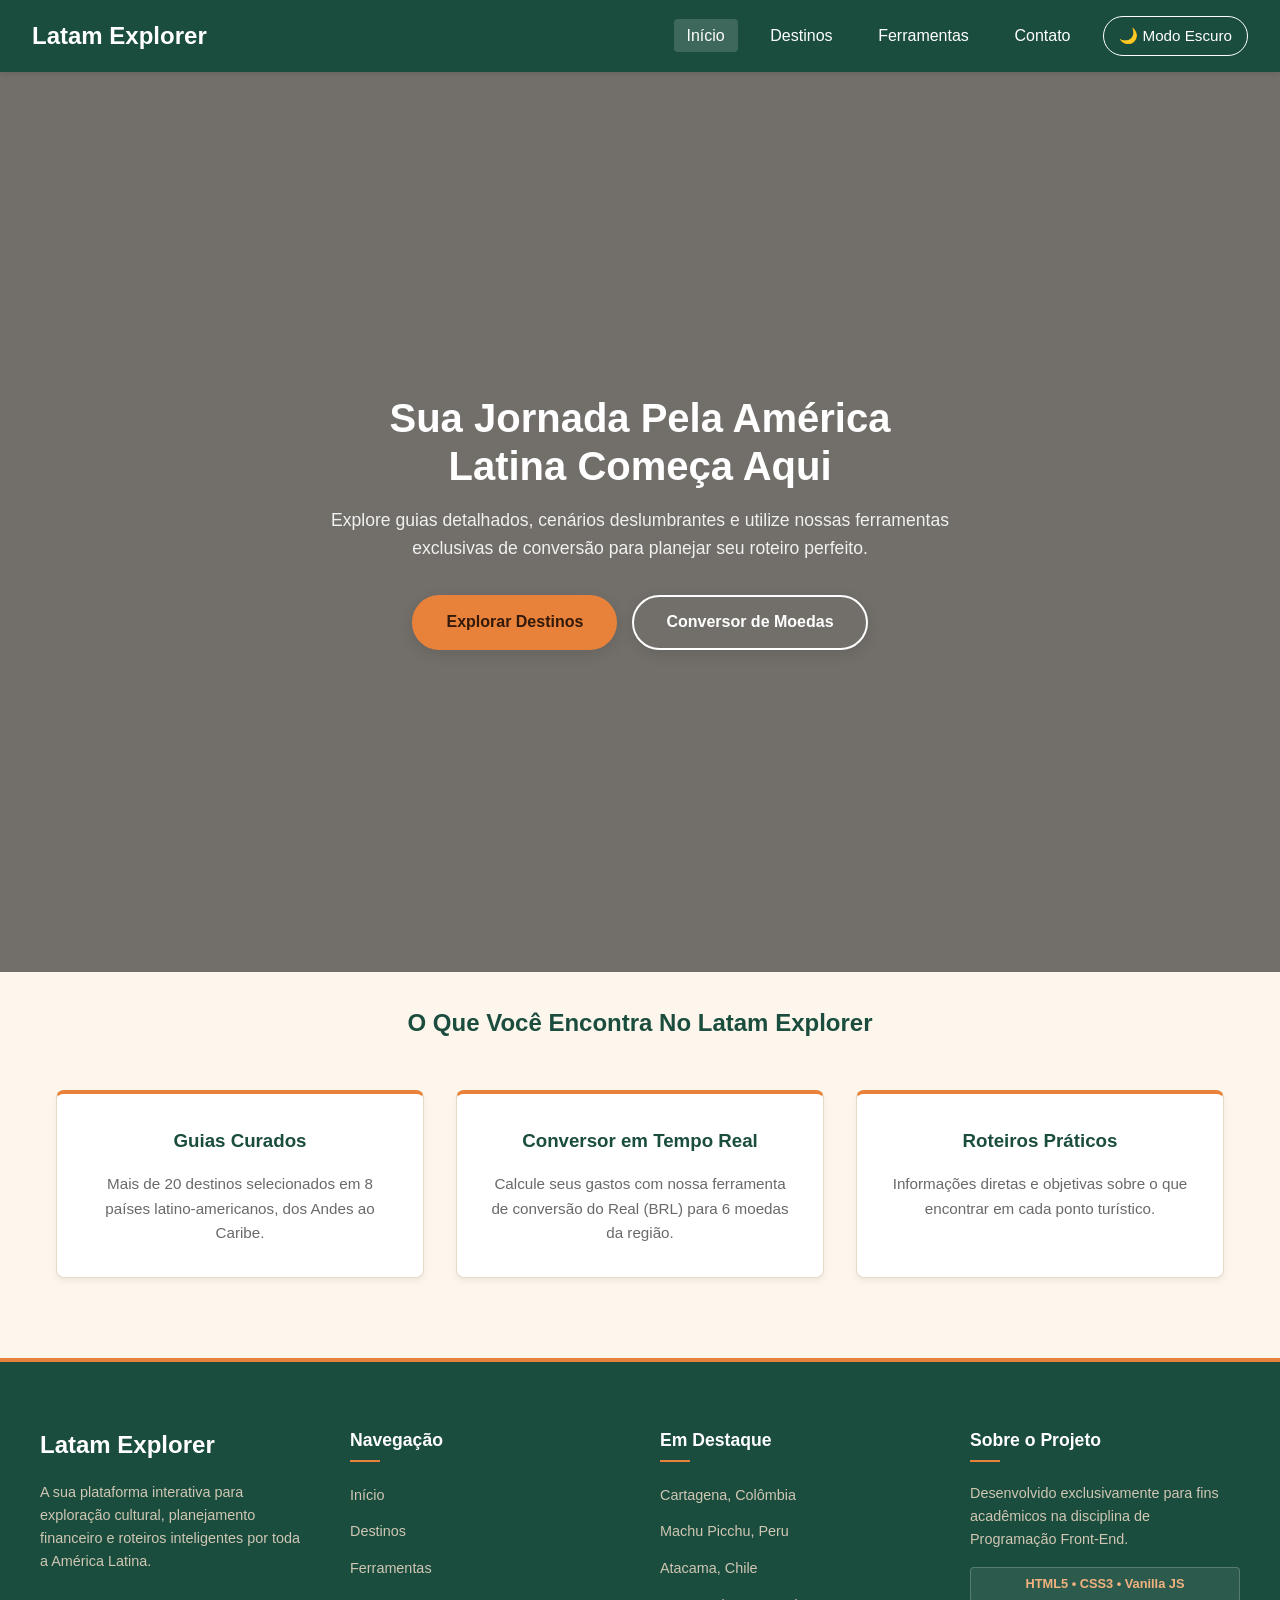
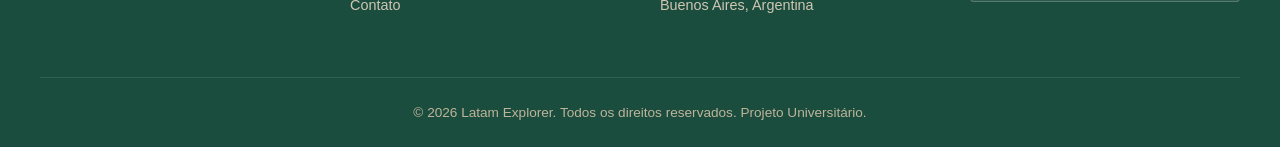
<file: index.html>
<!DOCTYPE html>
<html lang="pt-BR">

<head>
    <meta charset="UTF-8">
    <meta name="viewport" content="width=device-width, initial-scale=1.0">
    <meta name="description"
        content="Latam Explorer - A sua plataforma completa para descobrir destinos inacreditáveis, guias de viagem e utilitários financeiros para toda a América Latina.">
    <title>Latam Explorer</title>
    <link rel="stylesheet" href="css/style.css">
</head>

<body>
    <header class="navbar">
        <a href="index.html" class="logo">Latam Explorer</a>

        <nav id="menu" class="menu-lateral">
            <ul>
                <li><a href="index.html" class="ativo">Início</a></li>
                <li><a href="destinos.html">Destinos</a></li>
                <li><a href="ferramentas.html">Ferramentas</a></li>
                <li><a href="contato.html">Contato</a></li>
                <li class="menu-item-tema"><button id="btn-theme">🌙 Modo Escuro</button></li>
            </ul>
        </nav>

        <button id="btn-mobile" aria-label="Abrir Menu">☰</button>
    </header>

    <main>
        <section class="hero-section">
            <div class="hero-content">
                <h1>Sua Jornada Pela América Latina Começa Aqui</h1>
                <p>Explore guias detalhados, cenários deslumbrantes e utilize nossas ferramentas exclusivas de conversão
                    para planejar seu roteiro perfeito.</p>

                <div class="hero-buttons">
                    <a href="destinos.html" class="btn btn-primary">Explorar Destinos</a>
                    <a href="ferramentas.html" class="btn btn-secondary">Conversor de Moedas</a>
                </div>
            </div>
        </section>

        <section class="features container">
            <h2 class="section-title">O Que Você Encontra No Latam Explorer</h2>
            <div class="grid-features">
                <div class="feature-card">
                    <h3>Guias Curados</h3>
                    <p>Mais de 20 destinos selecionados em 8 países latino-americanos, dos Andes ao Caribe.</p>
                </div>
                <div class="feature-card">
                    <h3>Conversor em Tempo Real</h3>
                    <p>Calcule seus gastos com nossa ferramenta de conversão do Real (BRL) para 6 moedas da região.</p>
                </div>
                <div class="feature-card">
                    <h3>Roteiros Práticos</h3>
                    <p>Informações diretas e objetivas sobre o que encontrar em cada ponto turístico.</p>
                </div>
            </div>
        </section>
    </main>

    <footer class="footer-moderno">
        <div class="footer-container">
            <div class="footer-col">
                <span class="footer-logo">Latam Explorer</span>
                <p>A sua plataforma interativa para exploração cultural, planejamento financeiro e roteiros inteligentes
                    por toda a América Latina.</p>
            </div>

            <div class="footer-col">
                <h4>Navegação</h4>
                <ul>
                    <li><a href="index.html">Início</a></li>
                    <li><a href="destinos.html">Destinos</a></li>
                    <li><a href="ferramentas.html">Ferramentas</a></li>
                    <li><a href="contato.html">Contato</a></li>
                </ul>
            </div>

            <div class="footer-col">
                <h4>Em Destaque</h4>
                <ul>
                    <li><a href="destinos.html">Cartagena, Colômbia</a></li>
                    <li><a href="destinos.html">Machu Picchu, Peru</a></li>
                    <li><a href="destinos.html">Atacama, Chile</a></li>
                    <li><a href="destinos.html">Buenos Aires, Argentina</a></li>
                </ul>
            </div>

            <div class="footer-col">
                <h4>Sobre o Projeto</h4>
                <p>Desenvolvido exclusivamente para fins acadêmicos na disciplina de Programação Front-End.</p>
                <span class="tech-badge">HTML5 • CSS3 • Vanilla JS</span>
            </div>
        </div>

        <div class="footer-bottom">
            <p>&copy; 2026 Latam Explorer. Todos os direitos reservados. Projeto Universitário.</p>
        </div>
    </footer>

    <script type="module" src="js/main.js"></script>
</body>

</html>
</file>
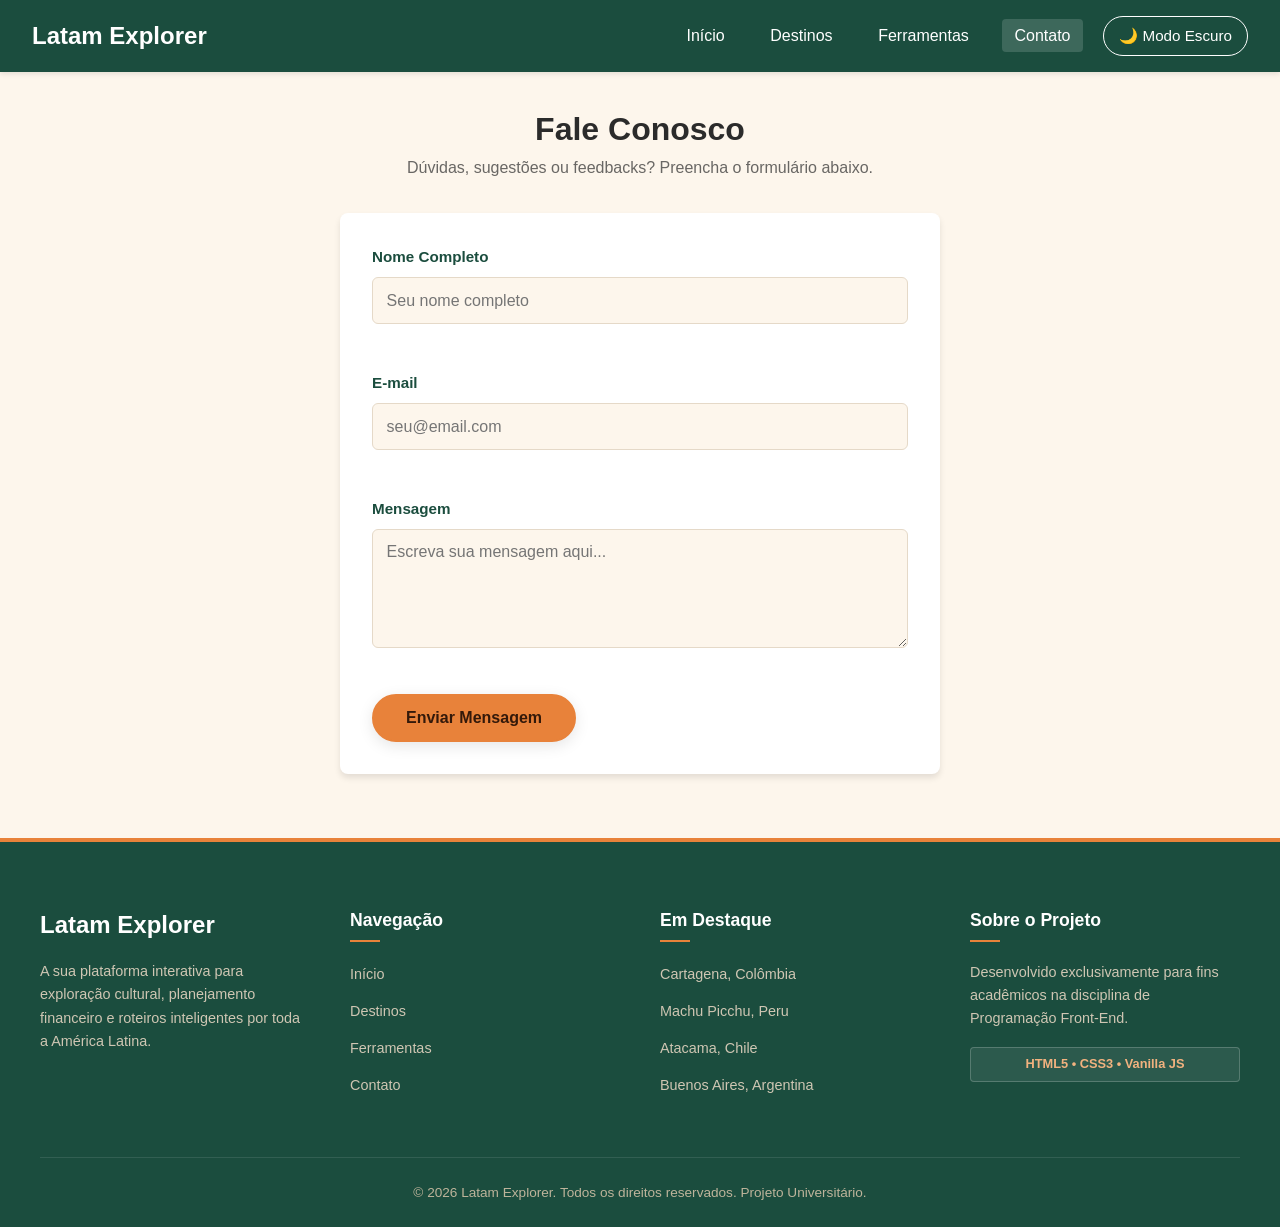
<file: contato.html>
<!DOCTYPE html>
<html lang="pt-BR">

<head>
    <meta charset="UTF-8">
    <meta name="viewport" content="width=device-width, initial-scale=1.0">
    <meta name="description" content="Entre em contato com o Latam Explorer.">
    <title>Latam Explorer</title>
    <link rel="stylesheet" href="css/style.css">
</head>

<body>
    <header class="navbar">
        <a href="index.html" class="logo">Latam Explorer</a>

        <nav id="menu" class="menu-lateral">
            <ul>
                <li><a href="index.html">Início</a></li>
                <li><a href="destinos.html">Destinos</a></li>
                <li><a href="ferramentas.html">Ferramentas</a></li>
                <li><a href="contato.html" class="ativo">Contato</a></li>
                <li class="menu-item-tema"><button id="btn-theme">🌙 Modo Escuro</button></li>
            </ul>
        </nav>

        <button id="btn-mobile" aria-label="Abrir Menu">☰</button>
    </header>

    <main class="container">
        <div class="page-header">
            <h1>Fale Conosco</h1>
            <p class="subtitulo">Dúvidas, sugestões ou feedbacks? Preencha o formulário abaixo.</p>
        </div>

        <section class="contato-form">
            <form id="formContato">
                <div class="form-group">
                    <label for="nome">Nome Completo</label>
                    <input type="text" id="nome" name="nome" placeholder="Seu nome completo">
                    <span class="erro" id="erro-nome"></span>
                </div>

                <div class="form-group">
                    <label for="email">E-mail</label>
                    <input type="email" id="email" name="email" placeholder="seu@email.com">
                    <span class="erro" id="erro-email"></span>
                </div>

                <div class="form-group">
                    <label for="mensagem">Mensagem</label>
                    <textarea id="mensagem" name="mensagem" rows="5"
                        placeholder="Escreva sua mensagem aqui..."></textarea>
                    <span class="erro" id="erro-mensagem"></span>
                </div>

                <button type="submit" class="btn btn-primary">Enviar Mensagem</button>

                <!-- Mensagem de sucesso controlada via JS -->
                <p id="sucesso-msg" class="sucesso-msg"> Mensagem enviada com sucesso!</p>
            </form>
        </section>
    </main>

    <footer class="footer-moderno">
        <div class="footer-container">
            <div class="footer-col">
                <span class="footer-logo">Latam Explorer</span>
                <p>A sua plataforma interativa para exploração cultural, planejamento financeiro e roteiros inteligentes
                    por toda a América Latina.</p>
            </div>

            <div class="footer-col">
                <h4>Navegação</h4>
                <ul>
                    <li><a href="index.html">Início</a></li>
                    <li><a href="destinos.html">Destinos</a></li>
                    <li><a href="ferramentas.html">Ferramentas</a></li>
                    <li><a href="contato.html">Contato</a></li>
                </ul>
            </div>

            <div class="footer-col">
                <h4>Em Destaque</h4>
                <ul>
                    <li><a href="destinos.html">Cartagena, Colômbia</a></li>
                    <li><a href="destinos.html">Machu Picchu, Peru</a></li>
                    <li><a href="destinos.html">Atacama, Chile</a></li>
                    <li><a href="destinos.html">Buenos Aires, Argentina</a></li>
                </ul>
            </div>

            <div class="footer-col">
                <h4>Sobre o Projeto</h4>
                <p>Desenvolvido exclusivamente para fins acadêmicos na disciplina de Programação Front-End.</p>
                <span class="tech-badge">HTML5 • CSS3 • Vanilla JS</span>
            </div>
        </div>

        <div class="footer-bottom">
            <p>&copy; 2026 Latam Explorer. Todos os direitos reservados. Projeto Universitário.</p>
        </div>
    </footer>

    <script type="module" src="js/main.js"></script>
</body>

</html>
</file>
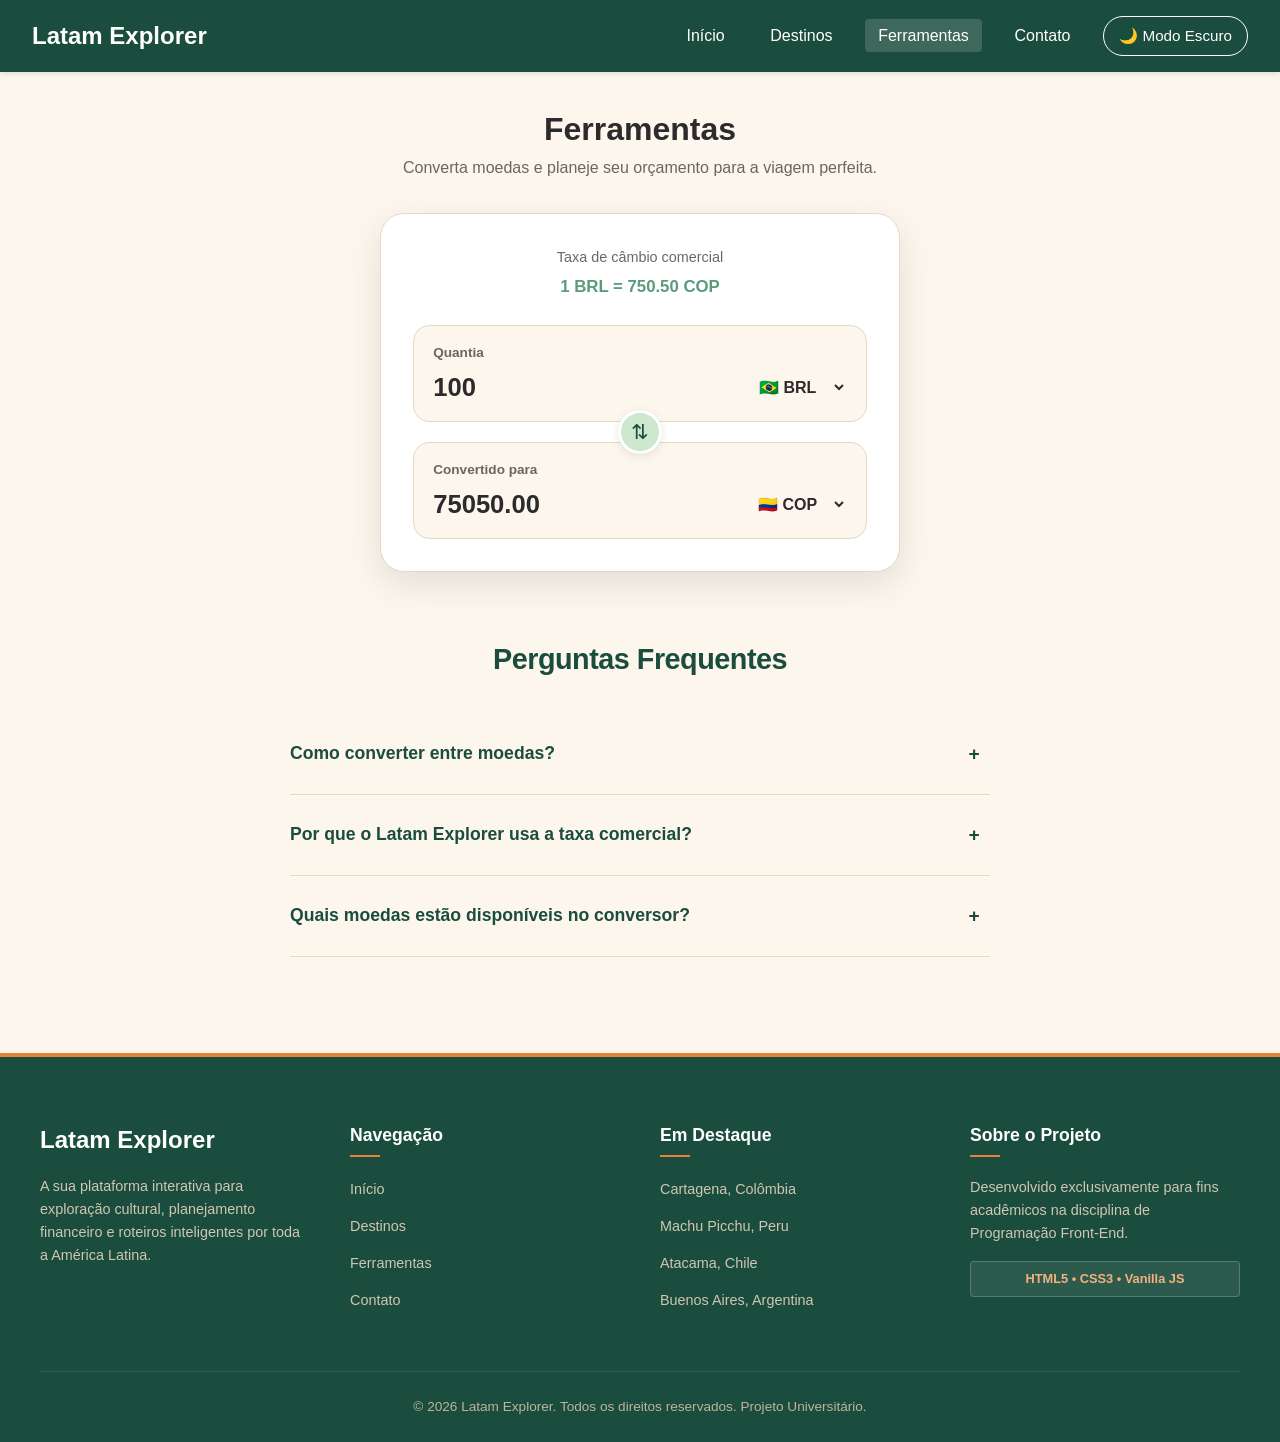
<file: ferramentas.html>
<!DOCTYPE html>
<html lang="pt-BR">

<head>
    <meta charset="UTF-8">
    <meta name="viewport" content="width=device-width, initial-scale=1.0">
    <meta name="description"
        content="Latam Explorer - Descubra roteiros, cultura e ferramentas de viagens pela América Latina.">
    <title>Latam Explorer</title>
    <link rel="stylesheet" href="css/style.css">
</head>

<body>
    <header class="navbar">
        <a href="index.html" class="logo">Latam Explorer</a>

        <nav id="menu" class="menu-lateral">
            <ul>
                <li><a href="index.html">Início</a></li>
                <li><a href="destinos.html">Destinos</a></li>
                <li><a href="ferramentas.html" class="ativo">Ferramentas</a></li>
                <li><a href="contato.html">Contato</a></li>
                <li class="menu-item-tema"><button id="btn-theme">🌙 Modo Escuro</button></li>
            </ul>
        </nav>

        <button id="btn-mobile" aria-label="Abrir Menu">☰</button>
    </header>

    <main class="container">
        <div class="page-header">
            <h1>Ferramentas</h1>
            <p class="subtitulo">Converta moedas e planeje seu orçamento para a viagem perfeita.</p>
        </div>

        <!-- Card do Conversor -->
        <section class="card-ferramenta-moderno">
            <div class="taxa-info">
                <span>Taxa de câmbio comercial</span>
                <p id="label-taxa">Carregando taxa...</p>
            </div>

            <div class="input-moeda-box">
                <label for="valorOrigem">Quantia</label>
                <div class="input-wrapper">
                    <input type="number" id="valorOrigem" value="100" min="0" step="0.01">
                    <select id="moedaOrigem">
                        <option value="BRL" selected>🇧🇷 BRL</option>
                        <option value="USD">🇺🇸 USD</option>
                        <option value="EUR">🇪🇺 EUR</option>
                    </select>
                </div>
            </div>

            <div class="btn-inverter-wrapper">
                <button id="btn-inverter" class="btn-inverter" aria-label="Inverter moedas">⇅</button>
            </div>

            <div class="input-moeda-box">
                <label for="valorDestino">Convertido para</label>
                <div class="input-wrapper">
                    <input type="text" id="valorDestino" readonly>
                    <select id="moedaDestino">
                        <option value="ARS">🇦🇷 ARS</option>
                        <option value="CLP">🇨🇱 CLP</option>
                        <option value="COP" selected>🇨🇴 COP</option>
                        <option value="MXN">🇲🇽 MXN</option>
                        <option value="PEN">🇵🇪 PEN</option>
                        <option value="UYU">🇺🇾 UYU</option>
                    </select>
                </div>
            </div>
        </section>

        <!-- Seção FAQ -->
        <section class="faq-container">
            <h2>Perguntas Frequentes</h2>

            <div class="faq-item">
                <button class="faq-pergunta" aria-expanded="false">
                    <span>Como converter entre moedas?</span>
                    <span class="faq-icone">+</span>
                </button>
                <div class="faq-resposta">
                    <p>Digite o valor no campo "Quantia", escolha a moeda de origem e selecione para qual moeda
                        latino-americana deseja converter. O resultado aparecerá instantaneamente.</p>
                </div>
            </div>

            <div class="faq-item">
                <button class="faq-pergunta" aria-expanded="false">
                    <span>Por que o Latam Explorer usa a taxa comercial?</span>
                    <span class="faq-icone">+</span>
                </button>
                <div class="faq-resposta">
                    <p>A taxa comercial é o ponto de referência do mercado financeiro sem margens ocultas ou taxas de
                        corretagem, permitindo que você planeje o orçamento real da sua viagem com maior precisão.</p>
                </div>
            </div>

            <div class="faq-item">
                <button class="faq-pergunta" aria-expanded="false">
                    <span>Quais moedas estão disponíveis no conversor?</span>
                    <span class="faq-icone">+</span>
                </button>
                <div class="faq-resposta">
                    <p>Atualmente focamos nas principais moedas da América Latina: Real Brasileiro (BRL), Peso
                        Colombiano (COP), Peso Argentino (ARS), Peso Chileno (CLP), Peso Mexicano (MXN), Sol Peruano
                        (PEN) e Peso Uruguaio (UYU), além do Dólar e Euro como referência.</p>
                </div>
            </div>
        </section>
    </main>

    <footer class="footer-moderno">
        <div class="footer-container">
            <div class="footer-col">
                <span class="footer-logo">Latam Explorer</span>
                <p>A sua plataforma interativa para exploração cultural, planejamento financeiro e roteiros inteligentes
                    por toda a América Latina.</p>
            </div>

            <div class="footer-col">
                <h4>Navegação</h4>
                <ul>
                    <li><a href="index.html">Início</a></li>
                    <li><a href="destinos.html">Destinos</a></li>
                    <li><a href="ferramentas.html">Ferramentas</a></li>
                    <li><a href="contato.html">Contato</a></li>
                </ul>
            </div>

            <div class="footer-col">
                <h4>Em Destaque</h4>
                <ul>
                    <li><a href="destinos.html">Cartagena, Colômbia</a></li>
                    <li><a href="destinos.html">Machu Picchu, Peru</a></li>
                    <li><a href="destinos.html">Atacama, Chile</a></li>
                    <li><a href="destinos.html">Buenos Aires, Argentina</a></li>
                </ul>
            </div>

            <div class="footer-col">
                <h4>Sobre o Projeto</h4>
                <p>Desenvolvido exclusivamente para fins acadêmicos na disciplina de Programação Front-End.</p>
                <span class="tech-badge">HTML5 • CSS3 • Vanilla JS</span>
            </div>
        </div>

        <div class="footer-bottom">
            <p>&copy; 2026 Latam Explorer. Todos os direitos reservados. Projeto Universitário.</p>
        </div>
    </footer>

    <script type="module" src="js/main.js"></script>
</body>

</html>
</file>
<file: css/style.css>
/* ==========================================================================
   1. VARIÁVEIS E TEMA (DARK MODE)
   ========================================================================== */
:root {
    --primary-color: #1b4d3e;
    /* verde-selva profundo */
    --secondary-color: #e8823a;
    /* terracota / pôr-do-sol */
    --bg-light: #fdf6ec;
    /* areia quente */
    --text-dark: #2b2b2b;
    --card-bg: #ffffff;
    --border-color: #e5d9c8;
    /* Tons derivados para TEXTO (contraste AA >= 4.5:1 por tema) */
    --primary-text: #1b4d3e;
    /* títulos/rotulos sobre fundos claros */
    --accent-text: #a04b10;
    /* terracota-escuro p/ texto pequeno sobre card */
}

[data-theme="dark"] {
    /* fundo escuro quente (marrom/verde dessaturado), texto em tom areia */
    --bg-light: #15130f;
    --text-dark: #ece3d1;
    --card-bg: #221e17;
    --border-color: #3d372c;
    --primary-text: #a9d3bd;
    --accent-text: #e8823a;
}


/* ==========================================================================
   2. BASE E LAYOUT GERAL
   ========================================================================== */
* {
    margin: 0;
    padding: 0;
    box-sizing: border-box;
}

body {
    display: flex;
    flex-direction: column;
    min-height: 100vh;
    font-family: 'Segoe UI', Tahoma, Geneva, Verdana, sans-serif;
    background-color: var(--bg-light);
    color: var(--text-dark);
    line-height: 1.6;
    transition: background-color 0.3s ease, color 0.3s ease;
}

main {
    flex-grow: 1;
}

/* --- Header / Navbar --- */
/* Cobre tanto <header> quanto <header class="navbar"> */
header,
.navbar {
    position: relative;
    z-index: 1100;
    background-color: var(--primary-color);
    color: white;
    padding: 1rem 2rem;
    display: flex;
    justify-content: space-between;
    align-items: center;
    box-shadow: 0 2px 5px rgba(0, 0, 0, 0.1);
}

.page-header {
    text-align: center;
    margin: 0 auto 2rem auto;
    max-width: 800px;
}

/* --- Logo --- */
.logo {
    font-size: 1.5rem;
    font-weight: bold;
    color: white;
    text-decoration: none;
}

/* --- Nav Desktop --- */
nav ul {
    list-style: none;
    display: flex;
    gap: 20px;
    margin: 0;
    padding: 0;
    align-items: center;
}

nav a {
    color: white;
    text-decoration: none;
    font-weight: 500;
    padding: 0.5rem 0.8rem;
    border-radius: 4px;
    transition: background-color 0.3s ease;
}

nav a:hover,
nav a.ativo {
    background-color: rgba(255, 255, 255, 0.15);
}

/* --- Botão Mobile (hamburguer) --- */
/* Oculto no desktop, visivel so no mobile */
#btn-mobile {
    display: none;
    background: none;
    color: white;
    border: none;
    font-size: 1.8rem;
    cursor: pointer;
    z-index: 1200;
}

/* --- Menu de Navegação --- */
/* Desktop: horizontal dentro do header (usa as regras "nav ul"/"nav a" acima).
   Mobile: vira gaveta lateral no @media (max-width: 768px). */
.menu-lateral {
    display: flex;
    align-items: center;
}

/* --- Botao de Tema --- */
.menu-item-tema {
    margin: 0;
    padding: 0;
    border: none;
}

#btn-theme {
    width: auto;
    background: transparent;
    border: 1px solid white;
    color: white;
    padding: 10px 15px;
    border-radius: 25px;
    cursor: pointer;
    font-size: 0.95rem;
    font-family: inherit;
    transition: background 0.3s, color 0.3s;
}

#btn-theme:hover {
    background: white;
    color: var(--primary-color);
}

/* --- Container Geral --- */
.container {
    max-width: 1200px;
    /* width explícita: como filho flex do body com margin auto, o container
       encolheria para o conteúdo (stretch não se aplica com margem auto) */
    width: 100%;
    margin: 0 auto;
    padding: 2rem 1rem;
}

.subtitulo {
    margin-bottom: 2rem;
    color: var(--text-dark);
    opacity: 0.7;
}


/* ==========================================================================
   3. HERO
   ========================================================================== */
.hero {
    background: linear-gradient(rgba(27, 77, 62, 0.7), rgba(27, 77, 62, 0.7)),
        url('../assets/hero-bg.jpg') center / cover no-repeat;
    color: white;
    text-align: center;
    padding: 6rem 1rem;
    display: flex;
    justify-content: center;
    align-items: center;
    min-height: 60vh;
}

/* BUG CORRIGIDO: URL da OpenAI substituida por Unsplash (funciona sem login) */
.hero-section {
    background-image: url('https://images.unsplash.com/photo-1483729558449-99ef09a8c325?w=1600&auto=format&fit=crop');
    background-size: cover;
    background-position: center;
    background-repeat: no-repeat;
    background-attachment: fixed;
    background-blend-mode: overlay;
    background-color: rgba(0, 0, 0, 0.55);
    min-height: 100vh;
    display: flex;
    flex-direction: column;
    justify-content: center;
    align-items: center;
    color: white;
    padding: 2rem;
    text-align: center;
}

.hero-content {
    max-width: 620px;
    margin: 0 auto;
}

.hero-content h1,
.hero h1 {
    font-size: 2.5rem;
    margin-bottom: 1rem;
    line-height: 1.2;
}

.hero-content p,
.hero p {
    font-size: 1.1rem;
    margin-bottom: 2rem;
    opacity: 0.9;
}

.hero-buttons {
    display: flex;
    gap: 15px;
    justify-content: center;
    flex-wrap: wrap;
}


/* ==========================================================================
   4. BOTOES
   ========================================================================== */
.btn {
    display: inline-block;
    padding: 0.8rem 2rem;
    border-radius: 30px;
    text-decoration: none;
    font-weight: bold;
    transition: all 0.3s ease;
    cursor: pointer;
    border: 2px solid transparent;
    box-shadow: 0 4px 15px rgba(0, 0, 0, 0.1);
    font-size: 1rem;
    font-family: inherit;
}

.btn-primary {
    background-color: var(--secondary-color);
    /* texto escuro: branco sobre a terracota reprova AA (2.7:1); este dá 6.0:1 */
    color: #33190a;
    border-color: var(--secondary-color);
}

.btn-primary:hover {
    background-color: #d9722a;
    border-color: #d9722a;
    transform: scale(1.05);
}

.btn-secondary {
    background-color: transparent;
    border-color: white;
    color: white;
}

.btn-secondary:hover {
    background-color: white;
    color: var(--primary-color);
}


/* ==========================================================================
   5. FEATURES / PAGINA INICIAL
   ========================================================================== */
.section-title {
    text-align: center;
    margin-bottom: 3rem;
    color: var(--primary-text);
}

.grid-features {
    display: grid;
    grid-template-columns: repeat(auto-fit, minmax(250px, 1fr));
    gap: 2rem;
    padding-bottom: 3rem;
}

.feature-card {
    background-color: var(--card-bg);
    border: 1px solid var(--border-color);
    padding: 2rem;
    border-radius: 8px;
    text-align: center;
    box-shadow: 0 4px 6px rgba(0, 0, 0, 0.05);
    border-top: 4px solid var(--secondary-color);
}

.feature-card h3 {
    margin-bottom: 1rem;
    color: var(--primary-text);
}

.feature-card p {
    color: var(--text-dark);
    font-size: 0.95rem;
    opacity: 0.7;
}


/* ==========================================================================
   6. DESTINOS
   ========================================================================== */

/* --- Busca --- */
.busca-container {
    max-width: 500px;
    margin: 0 auto 1.5rem auto;
}

.busca-container input {
    width: 100%;
    padding: 0.8rem 1.2rem;
    border-radius: 25px;
    border: 1px solid var(--border-color);
    background: var(--card-bg);
    color: var(--text-dark);
    font-size: 1rem;
    font-family: inherit;
    outline: none;
    transition: border-color 0.3s ease, box-shadow 0.3s ease;
}

.busca-container input:focus {
    border-color: var(--secondary-color);
    box-shadow: 0 0 0 3px rgba(232, 130, 58, 0.18);
}

/* --- Filtros por Pais --- */
.filtros-container {
    display: flex;
    flex-wrap: wrap;
    gap: 10px;
    margin-bottom: 2rem;
    justify-content: center;
}

.btn-filtro {
    background-color: var(--card-bg);
    color: var(--primary-text);
    border: 2px solid var(--primary-text);
    padding: 0.5rem 1rem;
    border-radius: 20px;
    cursor: pointer;
    font-weight: 600;
    font-size: 0.9rem;
    font-family: inherit;
    transition: all 0.3s ease;
}

.btn-filtro:hover,
.btn-filtro.active {
    background-color: var(--primary-color);
    color: white;
}

/* --- Grid de Destinos --- */
.grid-destinos {
    display: grid;
    grid-template-columns: repeat(auto-fit, minmax(240px, 1fr));
    gap: 2rem;
    padding: 2rem 0;
}

.grid-vazio {
    grid-column: 1 / -1;
    text-align: center;
    padding: 3rem 0;
    color: var(--text-dark);
    opacity: 0.6;
    font-size: 1rem;
}

/* --- Cards de Destinos --- */
.card {
    background: var(--card-bg);
    border-radius: 8px;
    overflow: hidden;
    box-shadow: 0 4px 8px rgba(0, 0, 0, 0.1);
    transition: transform 0.3s ease;
    display: flex;
    flex-direction: column;
}

.card:hover {
    transform: translateY(-5px);
}

.card-img {
    width: 100%;
    height: 200px;
    object-fit: cover;
    background-color: #e5d9c8;
    display: block;
}

.card-content {
    padding: 1.5rem;
    display: flex;
    flex-direction: column;
    flex-grow: 1;
}

.card-pais {
    display: inline-block;
    font-size: 0.8rem;
    font-weight: bold;
    color: var(--accent-text);
    margin-bottom: 0.4rem;
    text-transform: uppercase;
    letter-spacing: 0.04em;
}

.card-content h3 {
    margin-bottom: 0.5rem;
    color: var(--primary-text);
    font-size: 1.1rem;
}

.card-content p {
    margin-bottom: 1.5rem;
    font-size: 0.95rem;
    color: var(--text-dark);
    opacity: 0.7;
    flex-grow: 1;
    line-height: 1.5;
}

.btn-link {
    text-decoration: none;
    color: var(--accent-text);
    font-weight: bold;
    align-self: flex-start;
}


/* ==========================================================================
   7. MODAL / LIGHTBOX
   ========================================================================== */
.modal-overlay {
    position: fixed;
    top: 0;
    left: 0;
    width: 100%;
    height: 100%;
    background: rgba(0, 0, 0, 0.7);
    display: none;
    justify-content: center;
    align-items: center;
    z-index: 2000;
    padding: 1rem;
}

.modal-overlay.active {
    display: flex;
}

.modal-content {
    background-color: var(--card-bg);
    color: var(--text-dark);
    max-width: 500px;
    width: 100%;
    border-radius: 12px;
    padding: 2rem;
    position: relative;
    box-shadow: 0 10px 30px rgba(0, 0, 0, 0.5);
    max-height: 85vh;
    overflow-y: auto;
    border: 1px solid var(--border-color);
}

.btn-fechar-modal {
    position: absolute;
    top: 15px;
    right: 20px;
    background: none;
    border: none;
    font-size: 1.8rem;
    color: var(--text-dark);
    cursor: pointer;
    line-height: 1;
}

.modal-pais-badge {
    display: inline-block;
    color: var(--accent-text);
    font-weight: bold;
    margin-top: 0.3rem;
    font-size: 0.95rem;
}

.modal-divider {
    margin: 1rem 0;
    border: 0;
    border-top: 1px solid var(--border-color);
}

.modal-descricao {
    margin-bottom: 1rem;
    line-height: 1.6;
}

.modal-detalhes {
    background: rgba(0, 0, 0, 0.04);
    padding: 1rem;
    border-radius: 6px;
}

[data-theme="dark"] .modal-detalhes {
    background: rgba(255, 255, 255, 0.05);
}

.modal-detalhes p+p {
    margin-top: 0.5rem;
}


/* ==========================================================================
   8. CONVERSOR DE MOEDAS
   ========================================================================== */
.card-ferramenta-moderno {
    max-width: 520px;
    margin: 2rem auto 4rem auto;
    background: var(--card-bg);
    padding: 2rem;
    border-radius: 24px;
    box-shadow: 0 12px 35px rgba(0, 0, 0, 0.1);
    border: 1px solid var(--border-color);
}

.taxa-info {
    text-align: center;
    margin-bottom: 1.5rem;
    font-size: 0.9rem;
    color: var(--text-dark);
    opacity: 0.7;
}

.taxa-info p {
    font-weight: bold;
    color: #177245;
    font-size: 1.05rem;
    margin-top: 0.3rem;
    opacity: 1;
}

[data-theme="dark"] .taxa-info p {
    color: #7fd7a4;
}

.input-moeda-box {
    background-color: var(--bg-light);
    border: 1px solid var(--border-color);
    border-radius: 16px;
    padding: 1rem 1.2rem;
    transition: border-color 0.2s ease, box-shadow 0.2s ease;
}

.input-moeda-box:focus-within {
    border-color: #177245;
    background-color: var(--card-bg);
    box-shadow: 0 0 0 3px rgba(23, 114, 69, 0.15);
}

.input-moeda-box label {
    display: block;
    font-size: 0.85rem;
    color: var(--text-dark);
    opacity: 0.7;
    margin-bottom: 0.4rem;
    font-weight: 600;
}

.input-wrapper {
    display: flex;
    justify-content: space-between;
    align-items: center;
    gap: 10px;
}

.input-wrapper input {
    border: none;
    background: transparent;
    font-size: 1.6rem;
    font-weight: bold;
    color: var(--text-dark);
    width: 60%;
    outline: none;
    font-family: inherit;
}

.input-wrapper select {
    border: none;
    background-color: var(--bg-light);
    padding: 0.5rem 0.8rem;
    border-radius: 20px;
    font-size: 1rem;
    font-weight: bold;
    color: var(--text-dark);
    cursor: pointer;
    outline: none;
    transition: background-color 0.2s ease;
}

.input-wrapper select:hover {
    background-color: var(--border-color);
}

.btn-inverter-wrapper {
    display: flex;
    justify-content: center;
    margin: -12px 0;
    position: relative;
    z-index: 2;
}

.btn-inverter {
    background-color: #cde8cf;
    color: #1b4d3e;
    border: 3px solid var(--card-bg);
    width: 44px;
    height: 44px;
    border-radius: 50%;
    font-size: 1.3rem;
    cursor: pointer;
    display: flex;
    align-items: center;
    justify-content: center;
    transition: transform 0.3s ease, background-color 0.2s ease;
    box-shadow: 0 2px 8px rgba(0, 0, 0, 0.1);
}

.btn-inverter:hover {
    transform: rotate(180deg) scale(1.08);
    background-color: #b9ddbb;
}


/* ==========================================================================
   9. FAQ
   ========================================================================== */
.faq-container {
    max-width: 700px;
    margin: 0 auto 4rem auto;
}

.faq-container h2 {
    text-align: center;
    font-size: 1.8rem;
    font-weight: 900;
    margin-bottom: 2rem;
    color: var(--primary-text);
    letter-spacing: -0.5px;
}

.faq-item {
    border-bottom: 1px solid var(--border-color);
}

.faq-pergunta {
    width: 100%;
    background: none;
    border: none;
    padding: 1.5rem 0;
    display: flex;
    justify-content: space-between;
    align-items: center;
    text-align: left;
    font-size: 1.1rem;
    font-weight: bold;
    color: var(--primary-text);
    cursor: pointer;
    font-family: inherit;
}

.faq-icone {
    width: 32px;
    height: 32px;
    border-radius: 50%;
    background-color: var(--bg-light);
    display: flex;
    align-items: center;
    justify-content: center;
    font-size: 1.2rem;
    flex-shrink: 0;
    transition: transform 0.3s ease, background-color 0.3s ease;
}

.faq-item.active .faq-icone {
    transform: rotate(45deg);
    background-color: #cde8cf;
    color: #1b4d3e;
}

.faq-resposta {
    max-height: 0;
    overflow: hidden;
    transition: max-height 0.4s ease;
}

.faq-resposta p {
    padding-bottom: 1.5rem;
    color: var(--text-dark);
    opacity: 0.8;
    line-height: 1.6;
    font-size: 0.95rem;
}


/* ==========================================================================
   10. FORMULARIO DE CONTATO
   ========================================================================== */
.contato-form {
    max-width: 600px;
    margin: 2rem auto;
    padding: 2rem;
    background: var(--card-bg);
    border-radius: 8px;
    box-shadow: 0 4px 6px rgba(0, 0, 0, 0.1);
}

.form-group {
    margin-bottom: 1.5rem;
    display: flex;
    flex-direction: column;
}

.form-group label {
    font-weight: 600;
    margin-bottom: 0.5rem;
    color: var(--primary-text);
    font-size: 0.95rem;
}

.form-group input,
.form-group select,
.form-group textarea {
    width: 100%;
    padding: 0.85rem;
    border: 1px solid var(--border-color);
    border-radius: 6px;
    font-size: 1rem;
    font-family: inherit;
    background-color: var(--bg-light);
    color: var(--text-dark);
    transition: border-color 0.3s ease, box-shadow 0.3s ease;
}

.form-group input:focus,
.form-group select:focus,
.form-group textarea:focus {
    outline: none;
    border-color: var(--secondary-color);
    box-shadow: 0 0 0 3px rgba(232, 130, 58, 0.18);
    background-color: var(--card-bg);
}

.erro {
    display: block;
    color: #b23315;
    font-size: 0.85rem;
    margin-top: 0.3rem;
    min-height: 1.1rem;
}

[data-theme="dark"] .erro {
    color: #ff9d80;
}

.sucesso-msg {
    display: none;
    color: #1e7c4b;
    font-weight: 600;
    margin-top: 1rem;
    font-size: 0.95rem;
}

[data-theme="dark"] .sucesso-msg {
    color: #7fd7a4;
}

.sucesso-msg.visivel {
    display: block;
}


/* ==========================================================================
   11. FOOTER
   ========================================================================== */
.footer-moderno {
    background-color: var(--primary-color);
    color: #efe7d8;
    padding: 4rem 1rem 1.5rem 1rem;
    margin-top: auto;
    border-top: 4px solid var(--secondary-color);
}

.footer-container {
    max-width: 1200px;
    margin: 0 auto;
    display: grid;
    grid-template-columns: repeat(auto-fit, minmax(200px, 1fr));
    gap: 2.5rem;
    padding-bottom: 3rem;
    border-bottom: 1px solid rgba(255, 255, 255, 0.1);
}

.footer-col {
    display: flex;
    flex-direction: column;
}

.footer-logo {
    font-size: 1.5rem;
    font-weight: bold;
    color: white;
    margin-bottom: 1rem;
    display: inline-block;
}

.footer-col h4 {
    color: white;
    font-size: 1.1rem;
    margin-bottom: 1.2rem;
    position: relative;
    padding-bottom: 0.5rem;
}

.footer-col h4::after {
    content: '';
    position: absolute;
    left: 0;
    bottom: 0;
    width: 30px;
    height: 2px;
    background-color: var(--secondary-color);
}

.footer-col p {
    font-size: 0.9rem;
    line-height: 1.6;
    color: #cfc6b3;
}

.footer-col ul {
    list-style: none;
    margin: 0;
    padding: 0;
}

.footer-col ul li {
    margin-bottom: 0.7rem;
}

.footer-col ul li a {
    color: #cfc6b3;
    text-decoration: none;
    font-size: 0.9rem;
    transition: color 0.3s ease, padding-left 0.3s ease;
}

.footer-col ul li a:hover {
    color: white;
    padding-left: 5px;
}

.tech-badge {
    display: inline-block;
    margin-top: 1rem;
    padding: 0.4rem 0.8rem;
    background-color: rgba(255, 255, 255, 0.08);
    border: 1px solid rgba(255, 255, 255, 0.2);
    border-radius: 4px;
    font-size: 0.8rem;
    font-weight: 600;
    /* terracota clareada: 5.26:1 sobre o verde do footer (terracota pura dava 3.53) */
    color: #f2b27f;
    text-align: center;
}

.footer-bottom {
    max-width: 1200px;
    margin: 1.5rem auto 0 auto;
    text-align: center;
    font-size: 0.85rem;
    color: #beb49b;
}


/* ==========================================================================
   12. RESPONSIVIDADE (MOBILE)
   ========================================================================== */
@media (max-width: 768px) {

    /* Exibe botao hamburguer */
    #btn-mobile {
        display: block;
    }

    /* Menu vira gaveta lateral */
    .menu-lateral {
        position: fixed;
        top: 0;
        right: -100%;
        width: 260px;
        height: 100vh;
        background: var(--primary-color);
        flex-direction: column;
        align-items: stretch;
        padding-top: 80px;
        transition: right 0.4s ease;
        z-index: 1000;
        box-shadow: -5px 0 15px rgba(0, 0, 0, 0.25);
    }

    .menu-lateral.active {
        right: 0;
    }

    .menu-lateral ul {
        flex-direction: column;
        align-items: stretch;
        gap: 0;
    }

    .menu-lateral li {
        width: 100%;
    }

    .menu-lateral a {
        display: block;
        width: 100%;
        padding: 16px 24px;
        border-radius: 0;
        border-top: 1px solid rgba(255, 255, 255, 0.08);
    }

    .menu-item-tema {
        margin-top: 20px;
        padding: 20px;
        border-top: 1px solid rgba(255, 255, 255, 0.15);
    }

    #btn-theme {
        width: 100%;
    }

    /* Hero */
    .hero,
    .hero-section {
        min-height: auto;
        padding: 5rem 1.5rem;
        background-attachment: scroll;
    }

    .hero-content h1,
    .hero h1 {
        font-size: 1.9rem;
    }

    .hero-content p,
    .hero p {
        font-size: 1rem;
    }

    .hero-buttons {
        flex-direction: column;
        align-items: stretch;
    }

    .btn {
        width: 100%;
        text-align: center;
    }

    /* Grid destinos: 1 coluna */
    .grid-destinos {
        grid-template-columns: 1fr;
    }

    /* Conversor */
    .card-ferramenta-moderno {
        margin: 1rem 0 2rem;
        padding: 1.5rem 1rem;
    }

    .input-wrapper input {
        width: 55%;
        font-size: 1.3rem;
    }

    .input-wrapper select {
        font-size: 0.9rem;
        padding: 0.4rem 0.6rem;
    }

    /* FAQ */
    .faq-container h2 {
        font-size: 1.4rem;
    }

    .faq-pergunta {
        font-size: 0.95rem;
    }

    /* Footer */
    .footer-moderno {
        padding: 2.5rem 1rem 1rem;
    }

    .footer-container {
        gap: 2rem;
    }

    .footer-col {
        text-align: center;
        align-items: center;
    }

    .footer-col h4::after {
        left: 50%;
        transform: translateX(-50%);
    }

    .footer-col ul li a:hover {
        padding-left: 0;
    }
}
</file>
